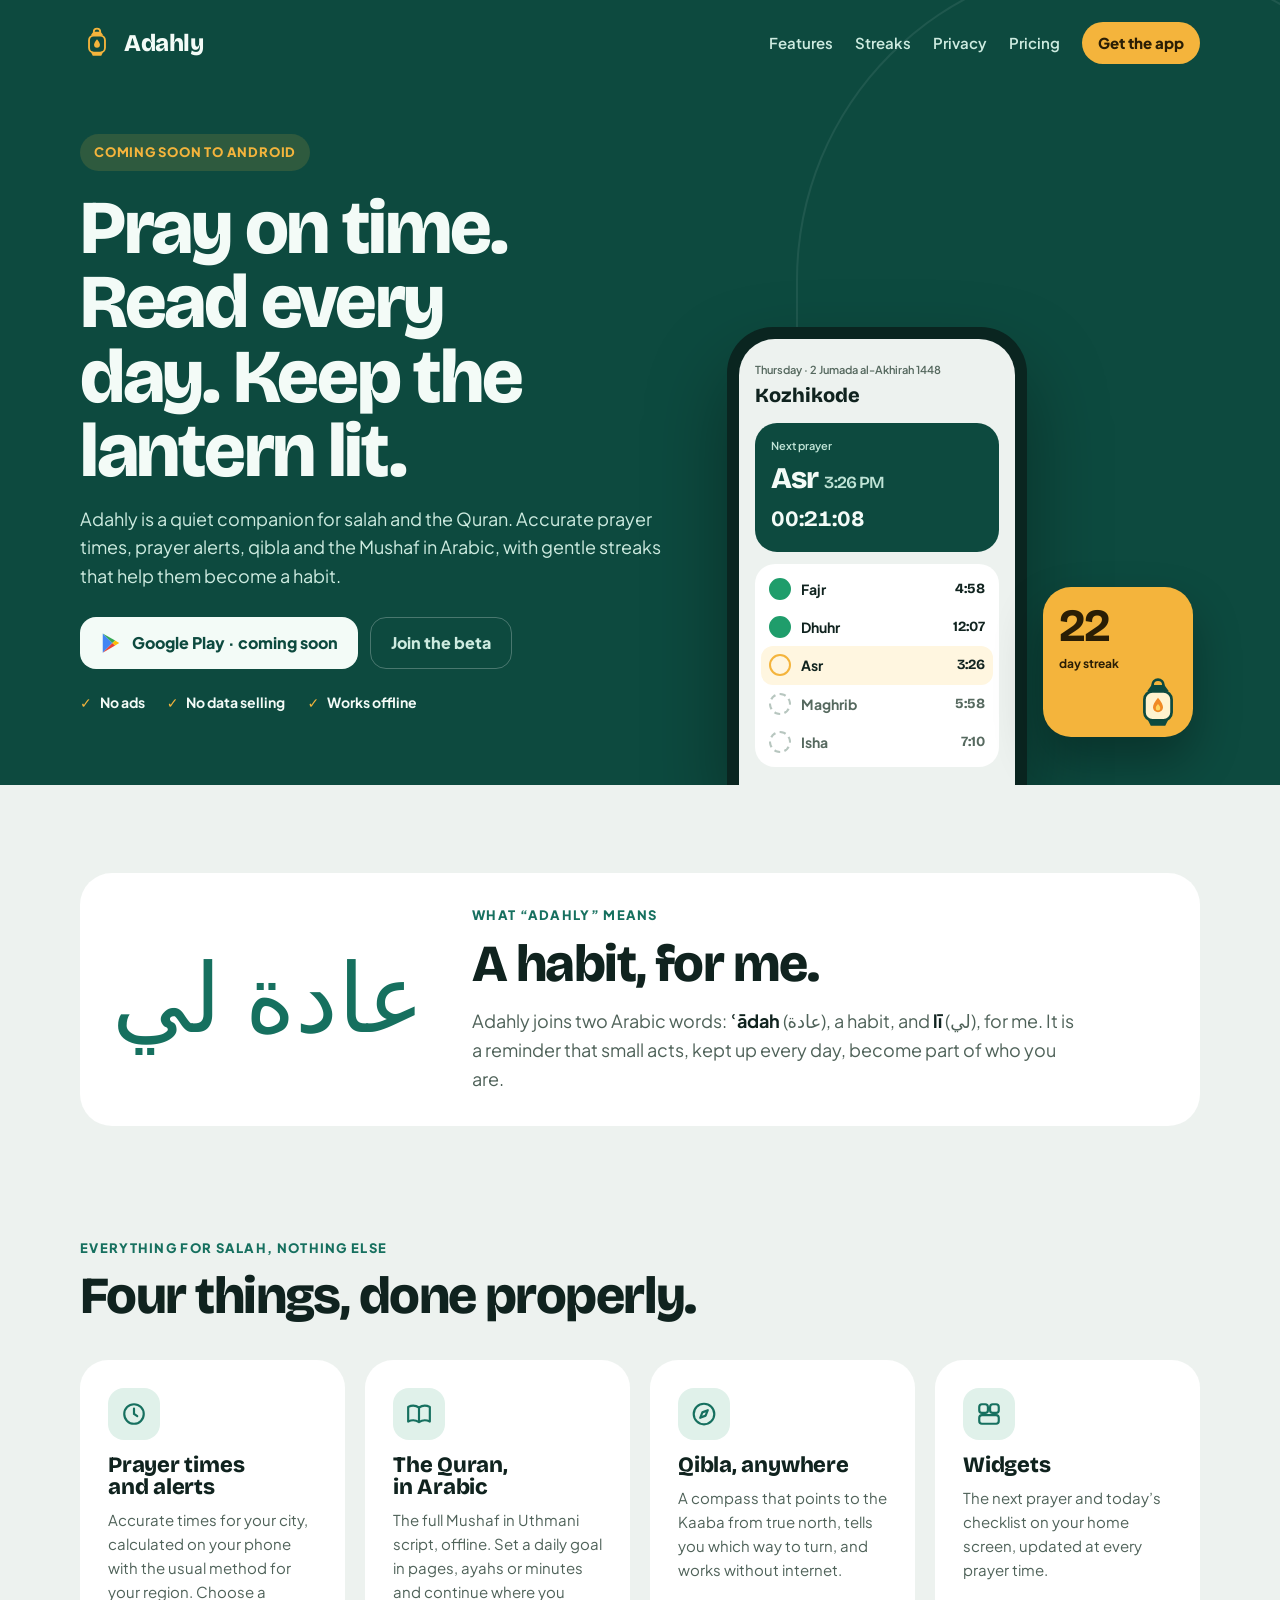
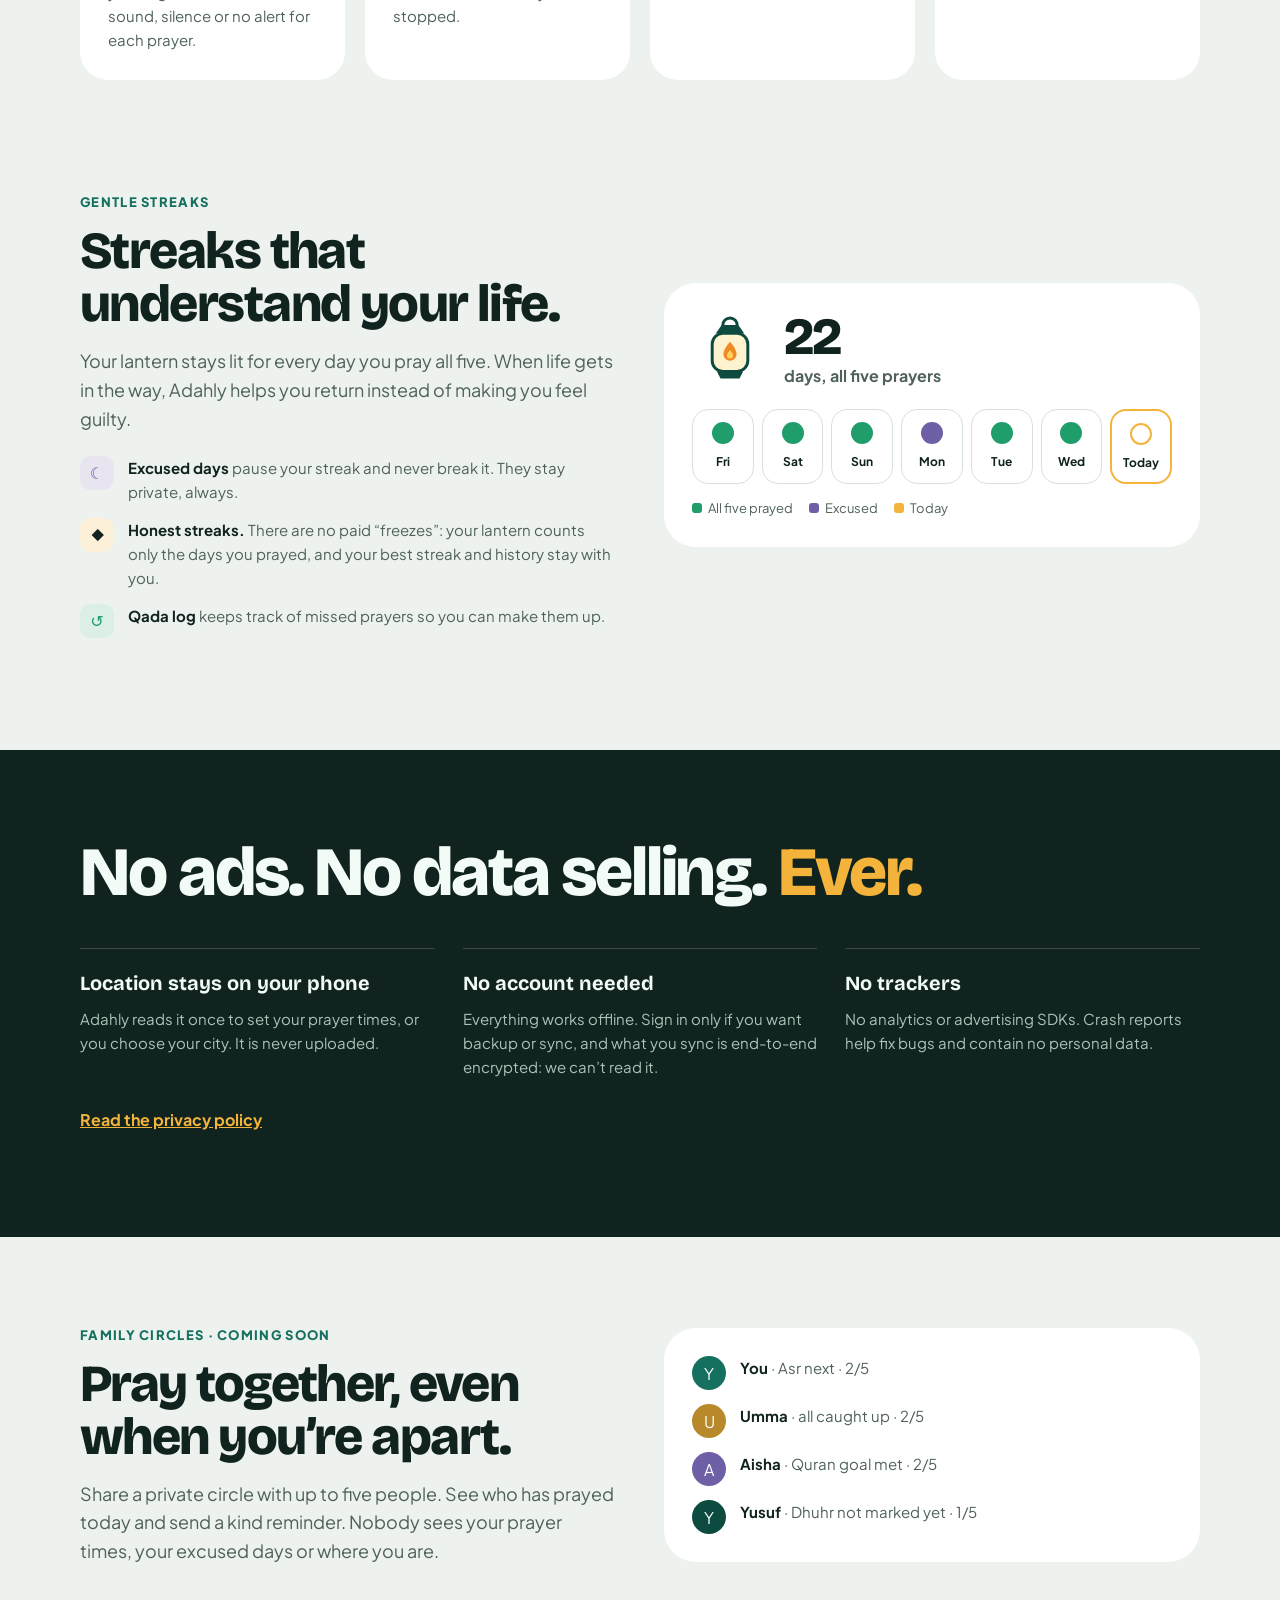
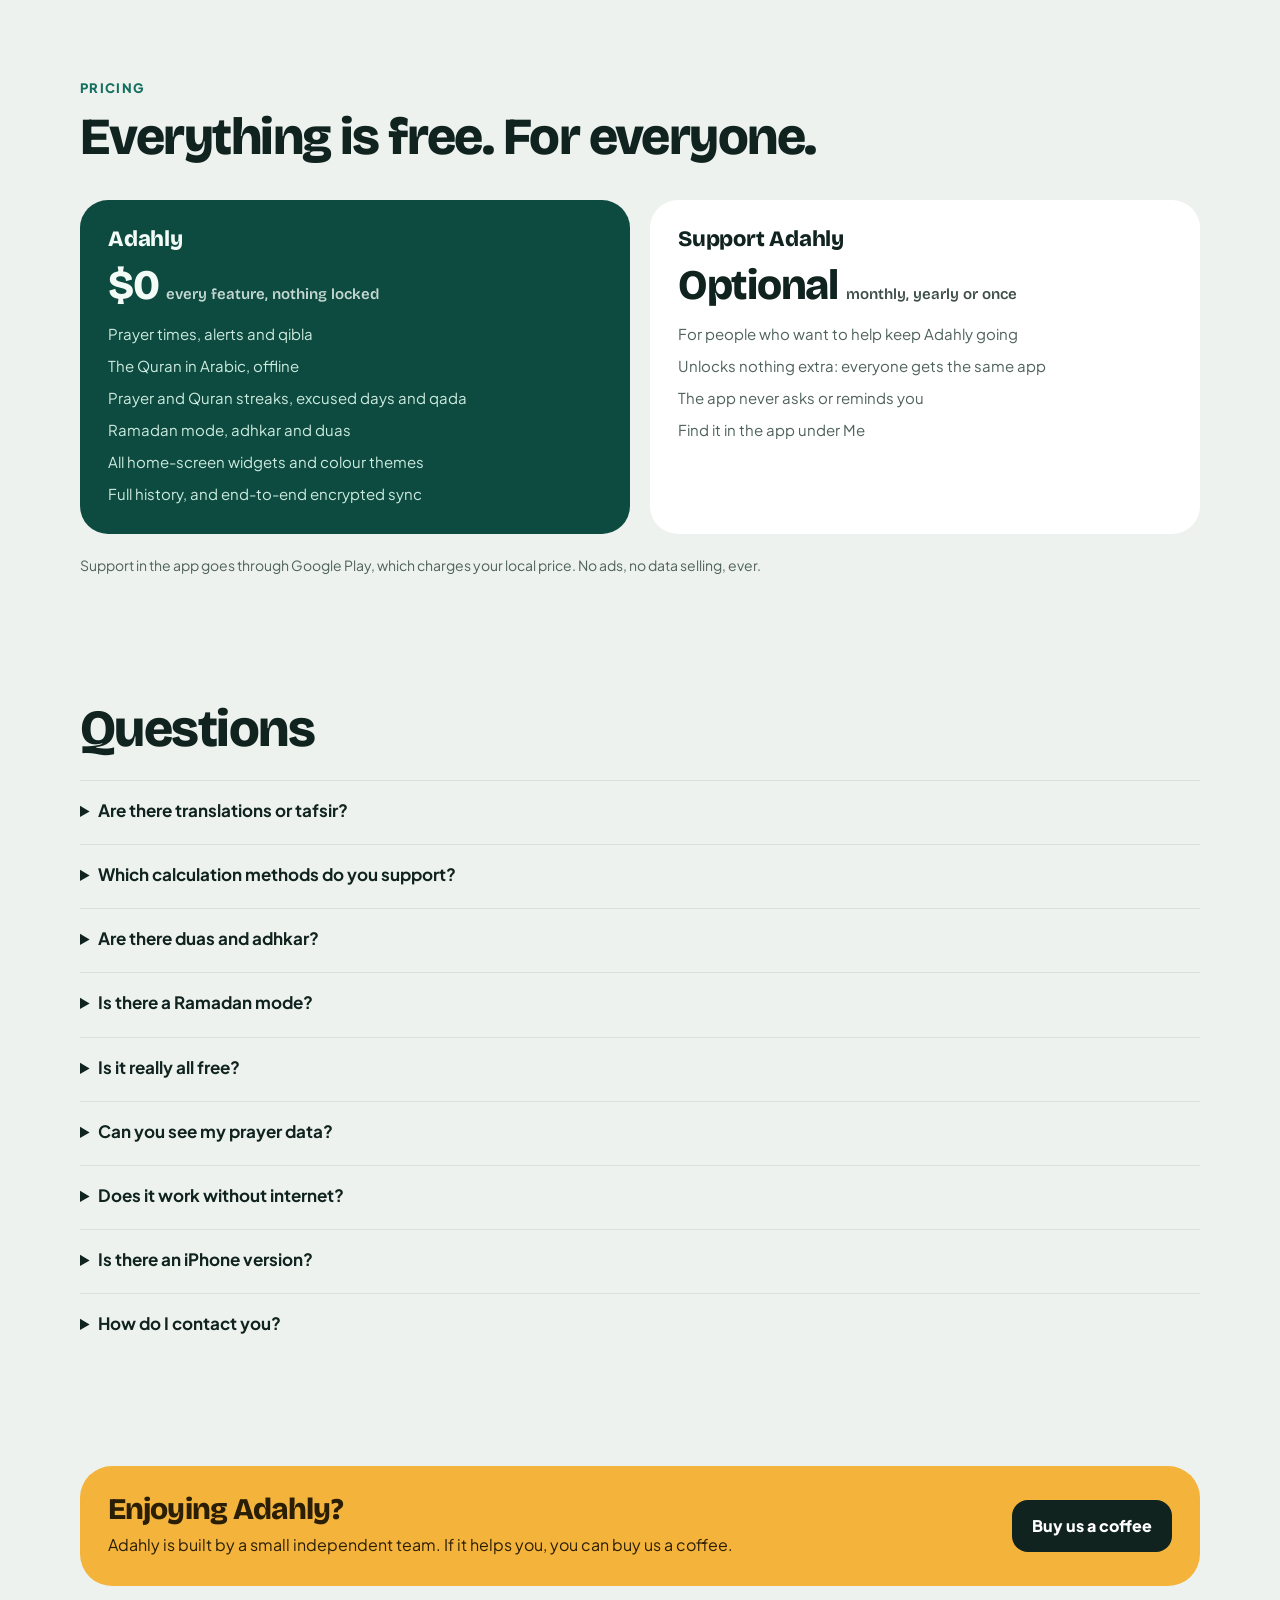
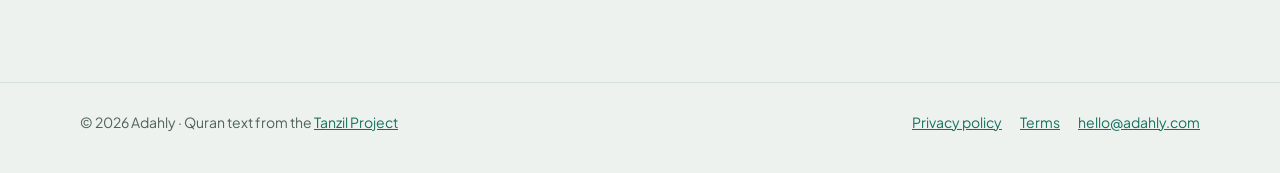
<file: index.html>
<!doctype html>
<html lang="en">
<head>
  <meta charset="utf-8">
  <meta http-equiv="Content-Security-Policy" content="default-src 'self'; img-src 'self' data:; style-src 'self' 'unsafe-inline'; font-src 'self'; script-src 'none'; object-src 'none'; base-uri 'self'; form-action 'none'">
  <meta name="viewport" content="width=device-width, initial-scale=1, viewport-fit=cover">
  <title>Adahly · Prayer and Quran habits</title>
  <meta name="description" content="Adahly is a quiet companion for salah and the Quran: accurate prayer times, prayer alerts, qibla and the Mushaf in Arabic, with gentle streaks. No ads. No data selling.">
  <meta name="theme-color" content="#0D4A3F">
  <meta property="og:site_name" content="Adahly">
  <meta property="og:title" content="Adahly · Prayer and Quran habits">
  <meta property="og:description" content="Prayer times, Quran and gentle streaks. Free, no ads, private, works offline.">
  <meta property="og:url" content="https://adahly.com/">
  <meta property="og:type" content="website">
  <meta property="og:image" content="https://adahly.com/og.jpg">
  <meta property="og:image:type" content="image/jpeg">
  <meta property="og:image:width" content="1200">
  <meta property="og:image:height" content="630">
  <meta property="og:image:alt" content="The Adahly lantern under an arch: prayer times, Quran and gentle streaks. Free, no ads, private.">
  <meta name="twitter:card" content="summary_large_image">
  <meta name="twitter:title" content="Adahly · Prayer and Quran habits">
  <meta name="twitter:description" content="Prayer times, Quran and gentle streaks. Free, no ads, private, works offline.">
  <meta name="twitter:image" content="https://adahly.com/og.jpg">
  <link rel="canonical" href="https://adahly.com/">
  <link rel="icon" href="favicon.svg" type="image/svg+xml">
  <link rel="stylesheet" href="styles.css">
</head>
<body>

<header class="hero">
  <div class="wrap">
    <nav class="nav" aria-label="Main">
      <a class="brand" href="/">
        <svg width="34" height="34" viewBox="0 0 64 64" aria-hidden="true"><path d="M26 11a6 6 0 0 1 12 0" fill="none" stroke="#F4B43C" stroke-width="3.5" stroke-linecap="round"/><path d="M20 18 25 11h14l5 7z" fill="#F4B43C"/><rect x="17" y="18" width="30" height="32" rx="9" fill="none" stroke="#F4B43C" stroke-width="3.5"/><path d="M32 25c4 4.5 5.5 8 5.5 10.5a5.5 5.5 0 0 1-11 0c0-2.5 1.5-6 5.5-10.5z" fill="#F4B43C"/><path d="M21 50h22l-3 6H24z" fill="#F4B43C"/></svg>
        Adahly
      </a>
      <div class="nav-links">
        <a href="#features">Features</a>
        <a href="#streaks">Streaks</a>
        <a href="#privacy">Privacy</a>
        <a href="#pricing">Pricing</a>
        <a class="pill" href="#get">Get the app</a>
      </div>
    </nav>

    <div class="hero-grid">
      <div class="hero-copy">
        <span class="badge">COMING SOON TO ANDROID</span>
        <h1>Pray on time. Read every day. Keep the lantern lit.</h1>
        <p class="lead">Adahly is a quiet companion for salah and the Quran. Accurate prayer times, prayer alerts, qibla and the Mushaf in Arabic, with gentle streaks that help them become a habit.</p>
        <div class="ctas" id="get">
          <span class="btn btn-light" aria-disabled="true">
            <svg width="22" height="22" viewBox="0 0 24 24" aria-hidden="true"><path fill="#4285F4" d="M3 1.5 13.5 12 3 22.5z"/><path fill="#34A853" d="M3 1.5 16.5 9.375 13.5 12z"/><path fill="#EA4335" d="M3 22.5 13.5 12l3 2.625z"/><path fill="#FBBC04" d="M16.5 9.375 21 12l-4.5 2.625L13.5 12z"/></svg>
            Google Play · coming soon
          </span>
          <a class="btn btn-ghost" href="mailto:hello@adahly.com?subject=Adahly%20beta">Join the beta</a>
        </div>
        <ul class="promises">
          <li>No ads</li>
          <li>No data selling</li>
          <li>Works offline</li>
        </ul>
      </div>

      <div class="phone-col" aria-hidden="true">
        <div class="phone">
          <div class="screen">
            <div><small>Thursday · 2 Jumada al-Akhirah 1448</small><div class="city">Kozhikode</div></div>
            <div class="next">
              <div class="label">Next prayer</div>
              <div class="name">Asr <span>3:26 PM</span></div>
              <div class="count">00:21:08</div>
            </div>
            <ul class="list">
              <li><i class="dot done"></i>Fajr<span class="t">4:58</span></li>
              <li><i class="dot done"></i>Dhuhr<span class="t">12:07</span></li>
              <li class="now"><i class="dot now"></i>Asr<span class="t">3:26</span></li>
              <li class="later"><i class="dot"></i>Maghrib<span class="t">5:58</span></li>
              <li class="later"><i class="dot"></i>Isha<span class="t">7:10</span></li>
            </ul>
          </div>
        </div>
        <div class="streak-tile">
          <b>22</b><span>day streak</span>
          <svg width="58" height="58" viewBox="0 0 64 64"><path d="M26 11a6 6 0 0 1 12 0" fill="none" stroke="#0D4A3F" stroke-width="3" stroke-linecap="round"/><path d="M20 18 25 11h14l5 7z" fill="#0D4A3F"/><rect x="17" y="18" width="30" height="32" rx="9" fill="#FFF3CF" stroke="#0D4A3F" stroke-width="3"/><path d="M32 25c4 4.5 5.5 8 5.5 10.5a5.5 5.5 0 0 1-11 0c0-2.5 1.5-6 5.5-10.5z" fill="#F08A24"/><path d="M32 32c1.8 2 2.5 3.4 2.5 4.6a2.5 2.5 0 0 1-5 0c0-1.2.7-2.6 2.5-4.6z" fill="#FFD45C"/><path d="M21 50h22l-3 6H24z" fill="#0D4A3F"/></svg>
        </div>
      </div>
    </div>
  </div>
</header>

<main>
  <section id="name" class="wrap" aria-labelledby="name-title">
    <div class="name-card">
      <p class="arabic" lang="ar" dir="rtl">عادة لي</p>
      <div>
        <p class="eyebrow">What “Adahly” means</p>
        <h2 id="name-title">A habit, for me.</h2>
        <p class="lead">Adahly joins two Arabic words: <strong>ʿādah</strong> (عادة), a habit, and <strong>lī</strong> (لي), for me. It is a reminder that small acts, kept up every day, become part of who you are.</p>
      </div>
    </div>
  </section>

  <section id="features" class="wrap">
    <p class="eyebrow">Everything for salah, nothing else</p>
    <h2>Four things, done properly.</h2>
    <div class="features">
      <article class="feature">
        <div class="icon"><svg width="26" height="26" viewBox="0 0 24 24" fill="none" stroke="currentColor" stroke-width="2" stroke-linecap="round" aria-hidden="true"><circle cx="12" cy="12" r="9"/><path d="M12 7v5l3 2"/></svg></div>
        <h3>Prayer times and alerts</h3>
        <p>Accurate times for your city, calculated on your phone with the usual method for your region. Choose a sound, silence or no alert for each prayer.</p>
      </article>
      <article class="feature">
        <div class="icon"><svg width="26" height="26" viewBox="0 0 24 24" fill="none" stroke="currentColor" stroke-width="2" stroke-linejoin="round" aria-hidden="true"><path d="M2 5.5C5 4 9 4 12 6c3-2 7-2 10-.5V19c-3-1.5-7-1.5-10 .5-3-2-7-2-10-.5z"/><path d="M12 6v13.5"/></svg></div>
        <h3>The Quran, in Arabic</h3>
        <p>The full Mushaf in Uthmani script, offline. Set a daily goal in pages, ayahs or minutes and continue where you stopped.</p>
      </article>
      <article class="feature">
        <div class="icon"><svg width="26" height="26" viewBox="0 0 24 24" fill="none" stroke="currentColor" stroke-width="2" stroke-linejoin="round" aria-hidden="true"><circle cx="12" cy="12" r="9.5"/><path d="m15.5 8.5-2 5-5 2 2-5z"/></svg></div>
        <h3>Qibla, anywhere</h3>
        <p>A compass that points to the Kaaba from true north, tells you which way to turn, and works without internet.</p>
      </article>
      <article class="feature">
        <div class="icon"><svg width="26" height="26" viewBox="0 0 24 24" fill="none" stroke="currentColor" stroke-width="2" aria-hidden="true"><rect x="3" y="3" width="8" height="8" rx="2.5"/><rect x="13" y="3" width="8" height="8" rx="2.5"/><rect x="3" y="13" width="18" height="8" rx="2.5"/></svg></div>
        <h3>Widgets</h3>
        <p>The next prayer and today’s checklist on your home screen, updated at every prayer time.</p>
      </article>
    </div>
  </section>

  <section id="streaks" class="wrap">
    <div class="split">
      <div>
        <p class="eyebrow">Gentle streaks</p>
        <h2>Streaks that understand your life.</h2>
        <p class="lead">Your lantern stays lit for every day you pray all five. When life gets in the way, Adahly helps you return instead of making you feel guilty.</p>
        <ul class="points">
          <li><span class="chip" style="background:color-mix(in srgb,var(--excused) 16%,var(--card));color:var(--excused)">☾</span><span><b>Excused days</b> pause your streak and never break it. They stay private, always.</span></li>
          <li><span class="chip" style="background:color-mix(in srgb,var(--saffron) 20%,var(--card));color:var(--ink)">◆</span><span><b>Honest streaks.</b> There are no paid “freezes”: your lantern counts only the days you prayed, and your best streak and history stay with you.</span></li>
          <li><span class="chip" style="background:color-mix(in srgb,var(--prayed) 16%,var(--card));color:var(--prayed)">↺</span><span><b>Qada log</b> keeps track of missed prayers so you can make them up.</span></li>
        </ul>
      </div>
      <div class="panel" aria-label="Example week: five days complete, one excused">
        <div style="display:flex;align-items:center;gap:16px">
          <svg width="76" height="76" viewBox="0 0 64 64" aria-hidden="true"><path d="M26 11a6 6 0 0 1 12 0" fill="none" stroke="#0D4A3F" stroke-width="2.5" stroke-linecap="round"/><path d="M20 18 25 11h14l5 7z" fill="#0D4A3F"/><rect x="17" y="18" width="30" height="32" rx="9" fill="#FFF3CF" stroke="#0D4A3F" stroke-width="2.5"/><path d="M32 25c4 4.5 5.5 8 5.5 10.5a5.5 5.5 0 0 1-11 0c0-2.5 1.5-6 5.5-10.5z" fill="#F08A24"/><path d="M32 32c1.8 2 2.5 3.4 2.5 4.6a2.5 2.5 0 0 1-5 0c0-1.2.7-2.6 2.5-4.6z" fill="#FFD45C"/><path d="M21 50h22l-3 6H24z" fill="#0D4A3F"/></svg>
          <div><div style="font-family:var(--display);font-size:52px;font-weight:800;line-height:1;letter-spacing:-.04em">22</div><div style="font-weight:700;color:var(--ink-muted)">days, all five prayers</div></div>
        </div>
        <div class="week">
          <div class="day"><i style="background:var(--prayed)"></i>Fri</div>
          <div class="day"><i style="background:var(--prayed)"></i>Sat</div>
          <div class="day"><i style="background:var(--prayed)"></i>Sun</div>
          <div class="day"><i style="background:var(--excused)"></i>Mon</div>
          <div class="day"><i style="background:var(--prayed)"></i>Tue</div>
          <div class="day"><i style="background:var(--prayed)"></i>Wed</div>
          <div class="day" style="border:2px solid var(--saffron)"><i style="border:2px solid var(--saffron)"></i>Today</div>
        </div>
        <div class="legend">
          <span style="--c:var(--prayed)">All five prayed</span>
          <span style="--c:var(--excused)">Excused</span>
          <span style="--c:var(--saffron)">Today</span>
        </div>
      </div>
    </div>
  </section>

  <div class="band" id="privacy">
    <div class="wrap">
      <h2>No ads. No data selling. <em>Ever.</em></h2>
      <div class="band-grid">
        <div><b>Location stays on your phone</b><p>Adahly reads it once to set your prayer times, or you choose your city. It is never uploaded.</p></div>
        <div><b>No account needed</b><p>Everything works offline. Sign in only if you want backup or sync, and what you sync is end-to-end encrypted: we can’t read it.</p></div>
        <div><b>No trackers</b><p>No analytics or advertising SDKs. Crash reports help fix bugs and contain no personal data.</p></div>
      </div>
      <p style="margin-top:28px"><a href="privacy.html" style="color:var(--saffron);font-weight:700">Read the privacy policy</a></p>
    </div>
  </div>

  <section id="family" class="wrap">
    <div class="split">
      <div>
        <p class="eyebrow">Family circles · coming soon</p>
        <h2>Pray together, even when you’re apart.</h2>
        <p class="lead">Share a private circle with up to five people. See who has prayed today and send a kind reminder. Nobody sees your prayer times, your excused days or where you are.</p>
      </div>
      <div class="panel" aria-label="Example family circle">
        <ul class="points" style="margin:0">
          <li><span class="chip" style="background:var(--emerald-accent);color:#fff;border-radius:50%">Y</span><span><b>You</b> · Asr next · 2/5</span></li>
          <li><span class="chip" style="background:#b8892b;color:#fff;border-radius:50%">U</span><span><b>Umma</b> · all caught up · 2/5</span></li>
          <li><span class="chip" style="background:var(--excused);color:#fff;border-radius:50%">A</span><span><b>Aisha</b> · Quran goal met · 2/5</span></li>
          <li><span class="chip" style="background:var(--emerald);color:#fff;border-radius:50%">Y</span><span><b>Yusuf</b> · Dhuhr not marked yet · 1/5</span></li>
        </ul>
      </div>
    </div>
  </section>

  <section id="pricing" class="wrap">
    <p class="eyebrow">Pricing</p>
    <h2>Everything is free. For everyone.</h2>
    <div class="prices">
      <div class="price featured">
        <h3>Adahly</h3>
        <div class="amount">$0 <small>every feature, nothing locked</small></div>
        <ul><li>Prayer times, alerts and qibla</li><li>The Quran in Arabic, offline</li><li>Prayer and Quran streaks, excused days and qada</li><li>Ramadan mode, adhkar and duas</li><li>All home-screen widgets and colour themes</li><li>Full history, and end-to-end encrypted sync</li></ul>
      </div>
      <div class="price">
        <h3>Support Adahly</h3>
        <div class="amount">Optional <small>monthly, yearly or once</small></div>
        <ul><li>For people who want to help keep Adahly going</li><li>Unlocks nothing extra: everyone gets the same app</li><li>The app never asks or reminds you</li><li>Find it in the app under Me</li></ul>
      </div>
    </div>
    <p class="fine">Support in the app goes through Google Play, which charges your local price. No ads, no data selling, ever.</p>
  </section>

  <section id="faq" class="wrap">
    <h2>Questions</h2>
    <div class="faq">
      <details><summary>Are there translations or tafsir?</summary><p>No. Adahly shows the Quran in Arabic only, exactly as published by the Tanzil Project, with no translations or interpretations added.</p></details>
      <details><summary>Which calculation methods do you support?</summary><p>Adahly picks the usual method for your region, such as Muslim World League, ISNA, Umm al-Qura or Karachi. You can change it, and choose the Hanafi or standard Asr time.</p></details>
      <details><summary>Are there duas and adhkar?</summary><p>Yes, free and in Arabic: morning and evening adhkar with a tap-to-count reader, the adhkar after every prayer, duas for daily moments such as sleep, travel, the washroom, worry and forgiveness, and a tasbih counter. Each comes with its hadith reference, and Quranic passages are shown exactly as in the Mushaf.</p></details>
      <details><summary>Is there a Ramadan mode?</summary><p>Yes, and it’s free. It turns on by itself in Ramadan with suhoor and iftar times, a suhoor reminder and an iftar alert, a fasting tracker that keeps count of fasts to make up, taraweeh marks, the odd nights of the last ten, and a daily goal to finish the Quran by Eid.</p></details>
      <details><summary>Is it really all free?</summary><p>Yes. Every feature is free for everyone, with nothing locked and no ads. If Adahly helps you, you can support it from the Me screen, monthly, yearly or once. It doesn’t unlock anything, and the app will never ask.</p></details>
      <details><summary>Can you see my prayer data?</summary><p>No. If you sign in to back up and sync, everything is encrypted on your phone before it leaves it, with a key kept in your Google account’s end-to-end encrypted backup. Our servers hold only data we can’t read.</p></details>
      <details><summary>Does it work without internet?</summary><p>Yes. Prayer times, alerts, qibla, the Quran and your streaks all work offline.</p></details>
      <details><summary>Is there an iPhone version?</summary><p>Not yet. Adahly is launching on Android first.</p></details>
      <details><summary>How do I contact you?</summary><p>Email <a href="mailto:hello@adahly.com">hello@adahly.com</a>. We read every message.</p></details>
    </div>
  </section>

  <section id="support" class="wrap">
    <div class="panel" style="background:var(--saffron);color:var(--on-saffron);display:flex;flex-wrap:wrap;gap:16px 32px;align-items:center;justify-content:space-between">
      <div style="min-width:0;flex:1 1 320px">
        <h2 style="font-size:30px">Enjoying Adahly?</h2>
        <p style="margin:8px 0 0">Adahly is built by a small independent team. If it helps you, you can buy us a coffee.</p>
      </div>
      <a class="btn" style="background:#10231F;color:#fff" href="https://buymeacoffee.com/msahalkc" rel="noopener">Buy us a coffee</a>
    </div>
  </section>
</main>

<footer>
  <div class="wrap">
    <span>© 2026 Adahly · Quran text from the <a href="https://tanzil.net">Tanzil Project</a></span>
    <nav aria-label="Legal">
      <a href="privacy.html">Privacy policy</a>
      <a href="terms.html">Terms</a>
      <a href="mailto:hello@adahly.com">hello@adahly.com</a>
    </nav>
  </div>
</footer>
</body>
</html>
</file>
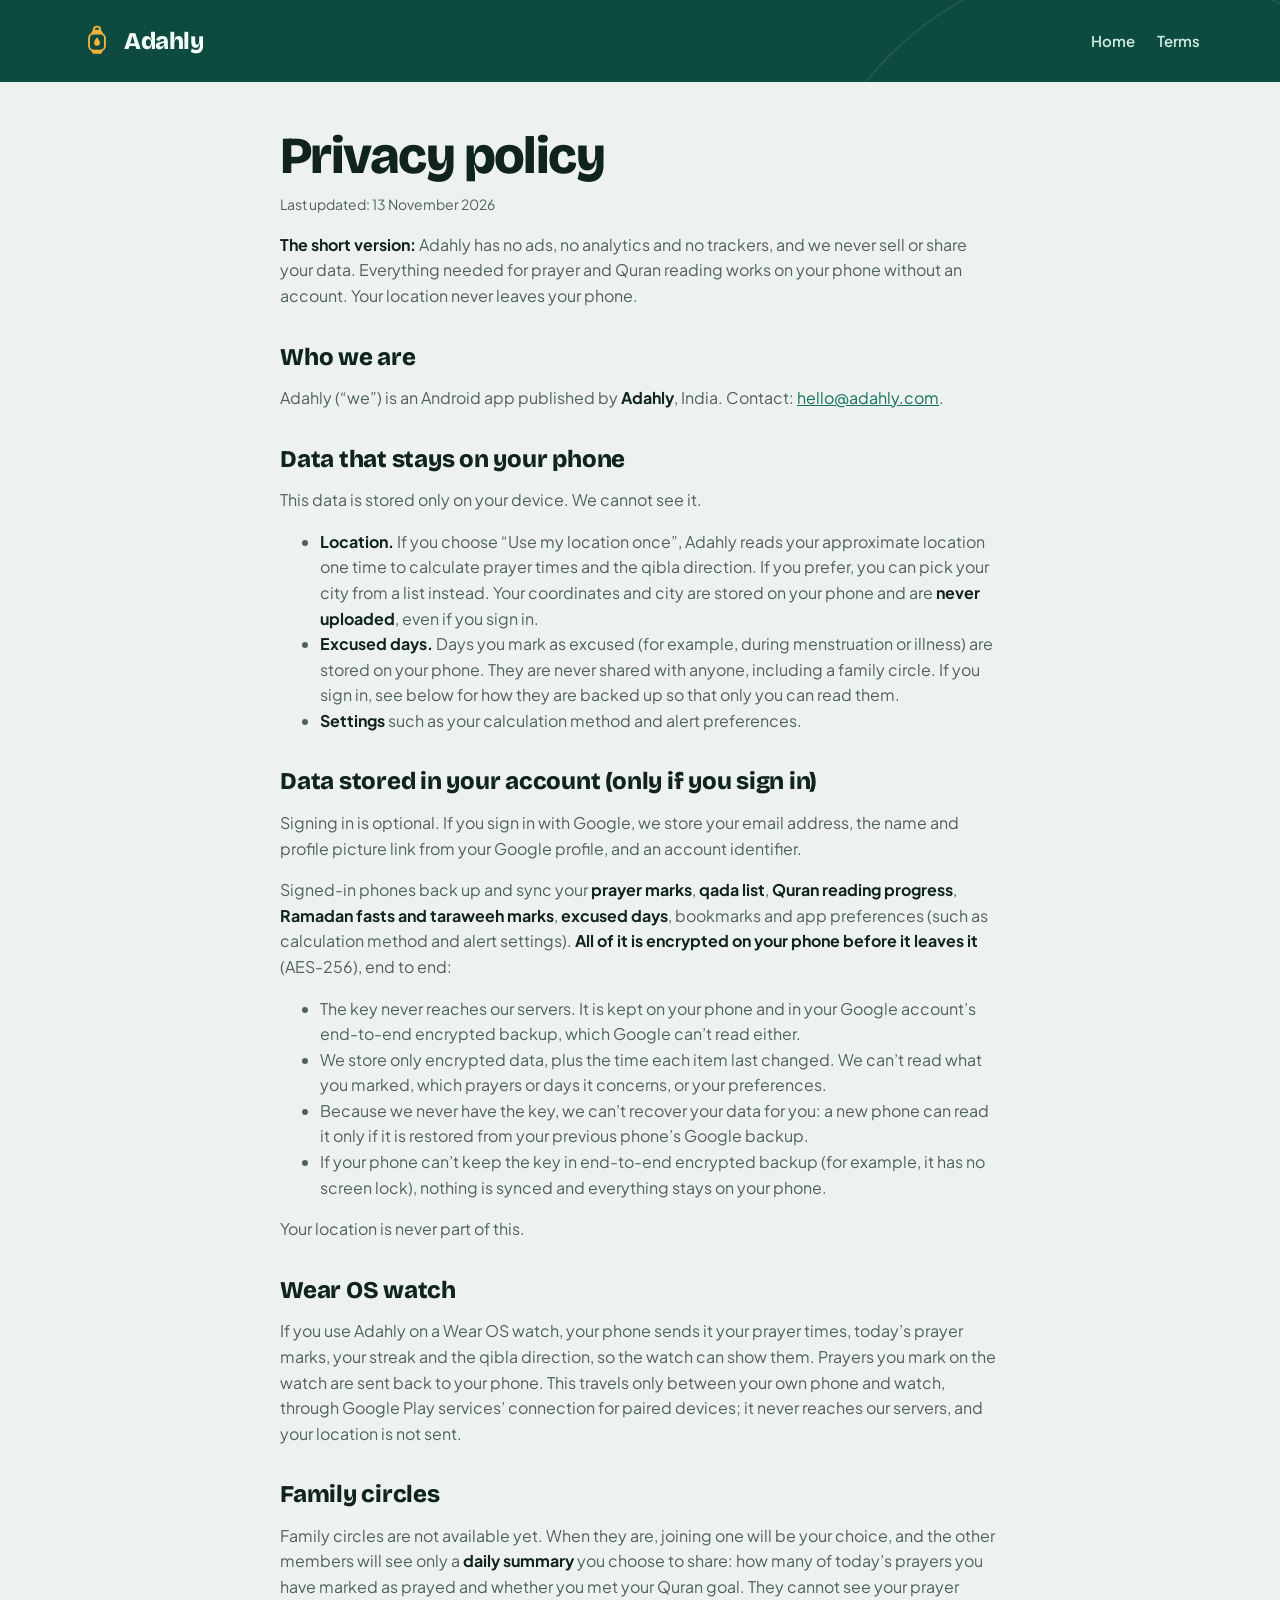
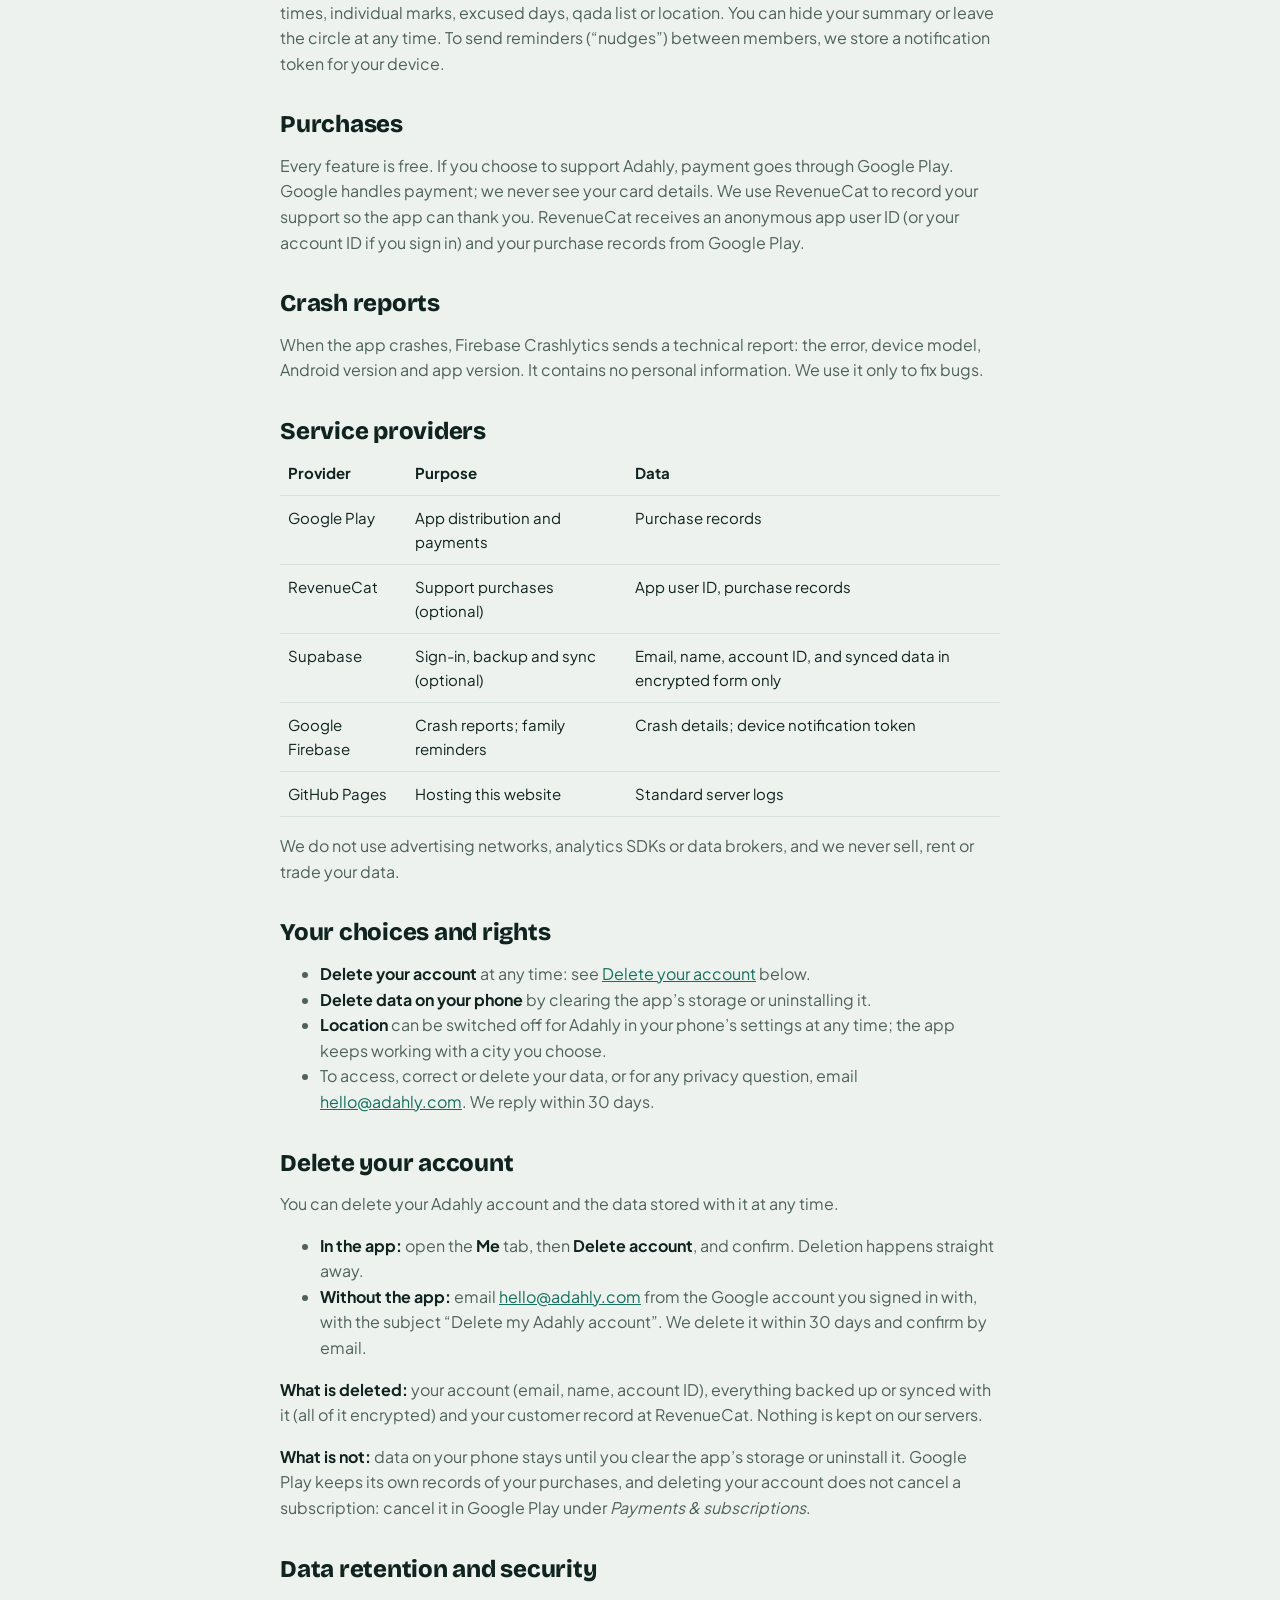
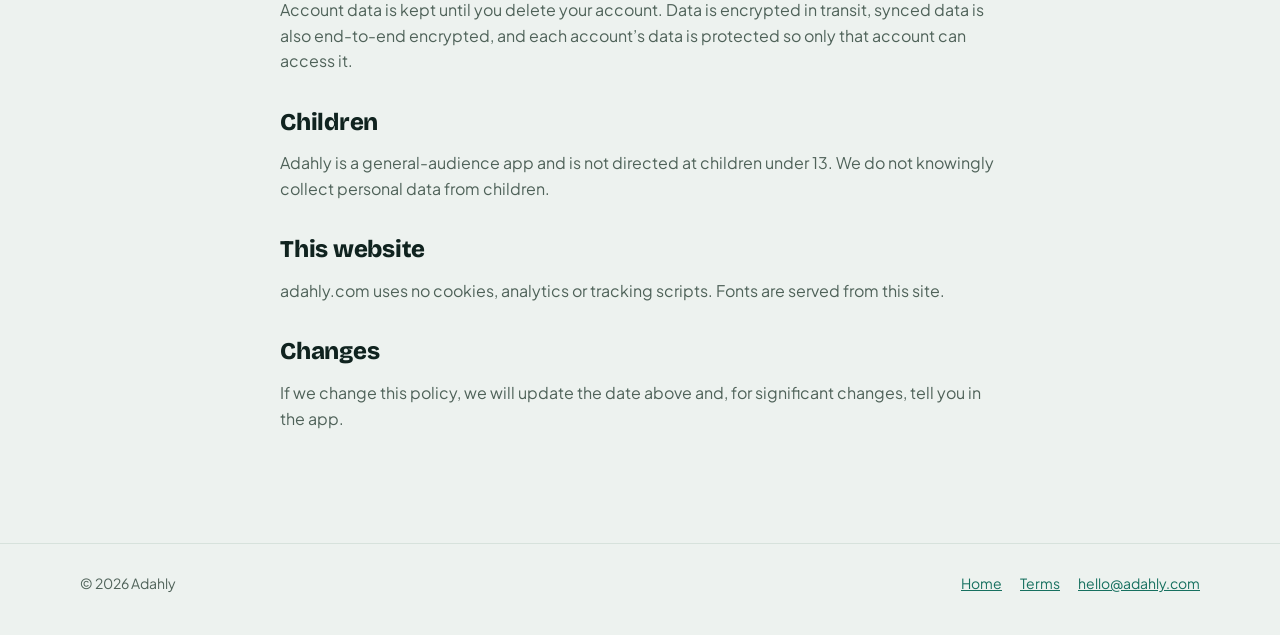
<file: privacy.html>
<!doctype html>
<html lang="en">
<head>
  <meta charset="utf-8">
  <meta http-equiv="Content-Security-Policy" content="default-src 'self'; img-src 'self' data:; style-src 'self' 'unsafe-inline'; font-src 'self'; script-src 'none'; object-src 'none'; base-uri 'self'; form-action 'none'">
  <meta name="viewport" content="width=device-width, initial-scale=1, viewport-fit=cover">
  <title>Privacy policy · Adahly</title>
  <meta name="description" content="How the Adahly app handles your data: no ads, no tracking, no data selling.">
  <meta name="theme-color" content="#0D4A3F">
  <meta property="og:site_name" content="Adahly">
  <meta property="og:title" content="Privacy policy · Adahly">
  <meta property="og:description" content="How the Adahly app handles your data: no ads, no tracking, no data selling.">
  <meta property="og:url" content="https://adahly.com/privacy.html">
  <meta property="og:type" content="website">
  <meta property="og:image" content="https://adahly.com/og.jpg">
  <meta property="og:image:type" content="image/jpeg">
  <meta property="og:image:width" content="1200">
  <meta property="og:image:height" content="630">
  <meta property="og:image:alt" content="The Adahly lantern under an arch: prayer times, Quran and gentle streaks. Free, no ads, private.">
  <meta name="twitter:card" content="summary_large_image">
  <meta name="twitter:title" content="Privacy policy · Adahly">
  <meta name="twitter:description" content="How the Adahly app handles your data: no ads, no tracking, no data selling.">
  <meta name="twitter:image" content="https://adahly.com/og.jpg">
  <link rel="canonical" href="https://adahly.com/privacy.html">
  <link rel="icon" href="favicon.svg" type="image/svg+xml">
  <link rel="stylesheet" href="styles.css">
</head>
<body>
<header class="hero doc-header">
  <div class="wrap">
    <nav class="nav" aria-label="Main">
      <a class="brand" href="/">
        <svg width="34" height="34" viewBox="0 0 64 64" aria-hidden="true"><path d="M26 11a6 6 0 0 1 12 0" fill="none" stroke="#F4B43C" stroke-width="3.5" stroke-linecap="round"/><path d="M20 18 25 11h14l5 7z" fill="#F4B43C"/><rect x="17" y="18" width="30" height="32" rx="9" fill="none" stroke="#F4B43C" stroke-width="3.5"/><path d="M32 25c4 4.5 5.5 8 5.5 10.5a5.5 5.5 0 0 1-11 0c0-2.5 1.5-6 5.5-10.5z" fill="#F4B43C"/><path d="M21 50h22l-3 6H24z" fill="#F4B43C"/></svg>
        Adahly
      </a>
      <div class="nav-links"><a href="/">Home</a><a href="terms.html">Terms</a></div>
    </nav>
  </div>
</header>

<main class="doc">
  <h1>Privacy policy</h1>
  <p class="updated">Last updated: 13 November 2026</p>

  <p><strong>The short version:</strong> Adahly has no ads, no analytics and no trackers, and we never sell or share your data. Everything needed for prayer and Quran reading works on your phone without an account. Your location never leaves your phone.</p>

  <h2>Who we are</h2>
  <p>Adahly (“we”) is an Android app published by <strong>Adahly</strong>, India. Contact: <a href="mailto:hello@adahly.com">hello@adahly.com</a>.</p>

  <h2>Data that stays on your phone</h2>
  <p>This data is stored only on your device. We cannot see it.</p>
  <ul>
    <li><strong>Location.</strong> If you choose “Use my location once”, Adahly reads your approximate location one time to calculate prayer times and the qibla direction. If you prefer, you can pick your city from a list instead. Your coordinates and city are stored on your phone and are <strong>never uploaded</strong>, even if you sign in.</li>
    <li><strong>Excused days.</strong> Days you mark as excused (for example, during menstruation or illness) are stored on your phone. They are never shared with anyone, including a family circle. If you sign in, see below for how they are backed up so that only you can read them.</li>
    <li><strong>Settings</strong> such as your calculation method and alert preferences.</li>
  </ul>

  <h2>Data stored in your account (only if you sign in)</h2>
  <p>Signing in is optional. If you sign in with Google, we store your email address, the name and profile picture link from your Google profile, and an account identifier.</p>
  <p>Signed-in phones back up and sync your <strong>prayer marks</strong>, <strong>qada list</strong>, <strong>Quran reading progress</strong>, <strong>Ramadan fasts and taraweeh marks</strong>, <strong>excused days</strong>, bookmarks and app preferences (such as calculation method and alert settings). <strong>All of it is encrypted on your phone before it leaves it</strong> (AES-256), end to end:</p>
  <ul>
    <li>The key never reaches our servers. It is kept on your phone and in your Google account’s end-to-end encrypted backup, which Google can’t read either.</li>
    <li>We store only encrypted data, plus the time each item last changed. We can’t read what you marked, which prayers or days it concerns, or your preferences.</li>
    <li>Because we never have the key, we can’t recover your data for you: a new phone can read it only if it is restored from your previous phone’s Google backup.</li>
    <li>If your phone can’t keep the key in end-to-end encrypted backup (for example, it has no screen lock), nothing is synced and everything stays on your phone.</li>
  </ul>
  <p>Your location is never part of this.</p>

  <h2>Wear OS watch</h2>
  <p>If you use Adahly on a Wear OS watch, your phone sends it your prayer times, today’s prayer marks, your streak and the qibla direction, so the watch can show them. Prayers you mark on the watch are sent back to your phone. This travels only between your own phone and watch, through Google Play services’ connection for paired devices; it never reaches our servers, and your location is not sent.</p>

  <h2>Family circles</h2>
  <p>Family circles are not available yet. When they are, joining one will be your choice, and the other members will see only a <strong>daily summary</strong> you choose to share: how many of today’s prayers you have marked as prayed and whether you met your Quran goal. They cannot see your prayer times, individual marks, excused days, qada list or location. You can hide your summary or leave the circle at any time. To send reminders (“nudges”) between members, we store a notification token for your device.</p>

  <h2>Purchases</h2>
  <p>Every feature is free. If you choose to support Adahly, payment goes through Google Play. Google handles payment; we never see your card details. We use RevenueCat to record your support so the app can thank you. RevenueCat receives an anonymous app user ID (or your account ID if you sign in) and your purchase records from Google Play.</p>

  <h2>Crash reports</h2>
  <p>When the app crashes, Firebase Crashlytics sends a technical report: the error, device model, Android version and app version. It contains no personal information. We use it only to fix bugs.</p>

  <h2>Service providers</h2>
  <div class="table-scroll">
    <table>
      <thead><tr><th>Provider</th><th>Purpose</th><th>Data</th></tr></thead>
      <tbody>
        <tr><td>Google Play</td><td>App distribution and payments</td><td>Purchase records</td></tr>
        <tr><td>RevenueCat</td><td>Support purchases (optional)</td><td>App user ID, purchase records</td></tr>
        <tr><td>Supabase</td><td>Sign-in, backup and sync (optional)</td><td>Email, name, account ID, and synced data in encrypted form only</td></tr>
        <tr><td>Google Firebase</td><td>Crash reports; family reminders</td><td>Crash details; device notification token</td></tr>
        <tr><td>GitHub Pages</td><td>Hosting this website</td><td>Standard server logs</td></tr>
      </tbody>
    </table>
  </div>
  <p>We do not use advertising networks, analytics SDKs or data brokers, and we never sell, rent or trade your data.</p>

  <h2>Your choices and rights</h2>
  <ul>
    <li><strong>Delete your account</strong> at any time: see <a href="#delete-account">Delete your account</a> below.</li>
    <li><strong>Delete data on your phone</strong> by clearing the app’s storage or uninstalling it.</li>
    <li><strong>Location</strong> can be switched off for Adahly in your phone’s settings at any time; the app keeps working with a city you choose.</li>
    <li>To access, correct or delete your data, or for any privacy question, email <a href="mailto:hello@adahly.com">hello@adahly.com</a>. We reply within 30 days.</li>
  </ul>

  <h2 id="delete-account">Delete your account</h2>
  <p>You can delete your Adahly account and the data stored with it at any time.</p>
  <ul>
    <li><strong>In the app:</strong> open the <strong>Me</strong> tab, then <strong>Delete account</strong>, and confirm. Deletion happens straight away.</li>
    <li><strong>Without the app:</strong> email <a href="mailto:hello@adahly.com?subject=Delete%20my%20Adahly%20account">hello@adahly.com</a> from the Google account you signed in with, with the subject “Delete my Adahly account”. We delete it within 30 days and confirm by email.</li>
  </ul>
  <p><strong>What is deleted:</strong> your account (email, name, account ID), everything backed up or synced with it (all of it encrypted) and your customer record at RevenueCat. Nothing is kept on our servers.</p>
  <p><strong>What is not:</strong> data on your phone stays until you clear the app’s storage or uninstall it. Google Play keeps its own records of your purchases, and deleting your account does not cancel a subscription: cancel it in Google Play under <em>Payments &amp; subscriptions</em>.</p>

  <h2>Data retention and security</h2>
  <p>Account data is kept until you delete your account. Data is encrypted in transit, synced data is also end-to-end encrypted, and each account’s data is protected so only that account can access it.</p>

  <h2>Children</h2>
  <p>Adahly is a general-audience app and is not directed at children under 13. We do not knowingly collect personal data from children.</p>

  <h2>This website</h2>
  <p>adahly.com uses no cookies, analytics or tracking scripts. Fonts are served from this site.</p>

  <h2>Changes</h2>
  <p>If we change this policy, we will update the date above and, for significant changes, tell you in the app.</p>
</main>

<footer>
  <div class="wrap">
    <span>© 2026 Adahly</span>
    <nav aria-label="Legal"><a href="/">Home</a><a href="terms.html">Terms</a><a href="mailto:hello@adahly.com">hello@adahly.com</a></nav>
  </div>
</footer>
</body>
</html>
</file>
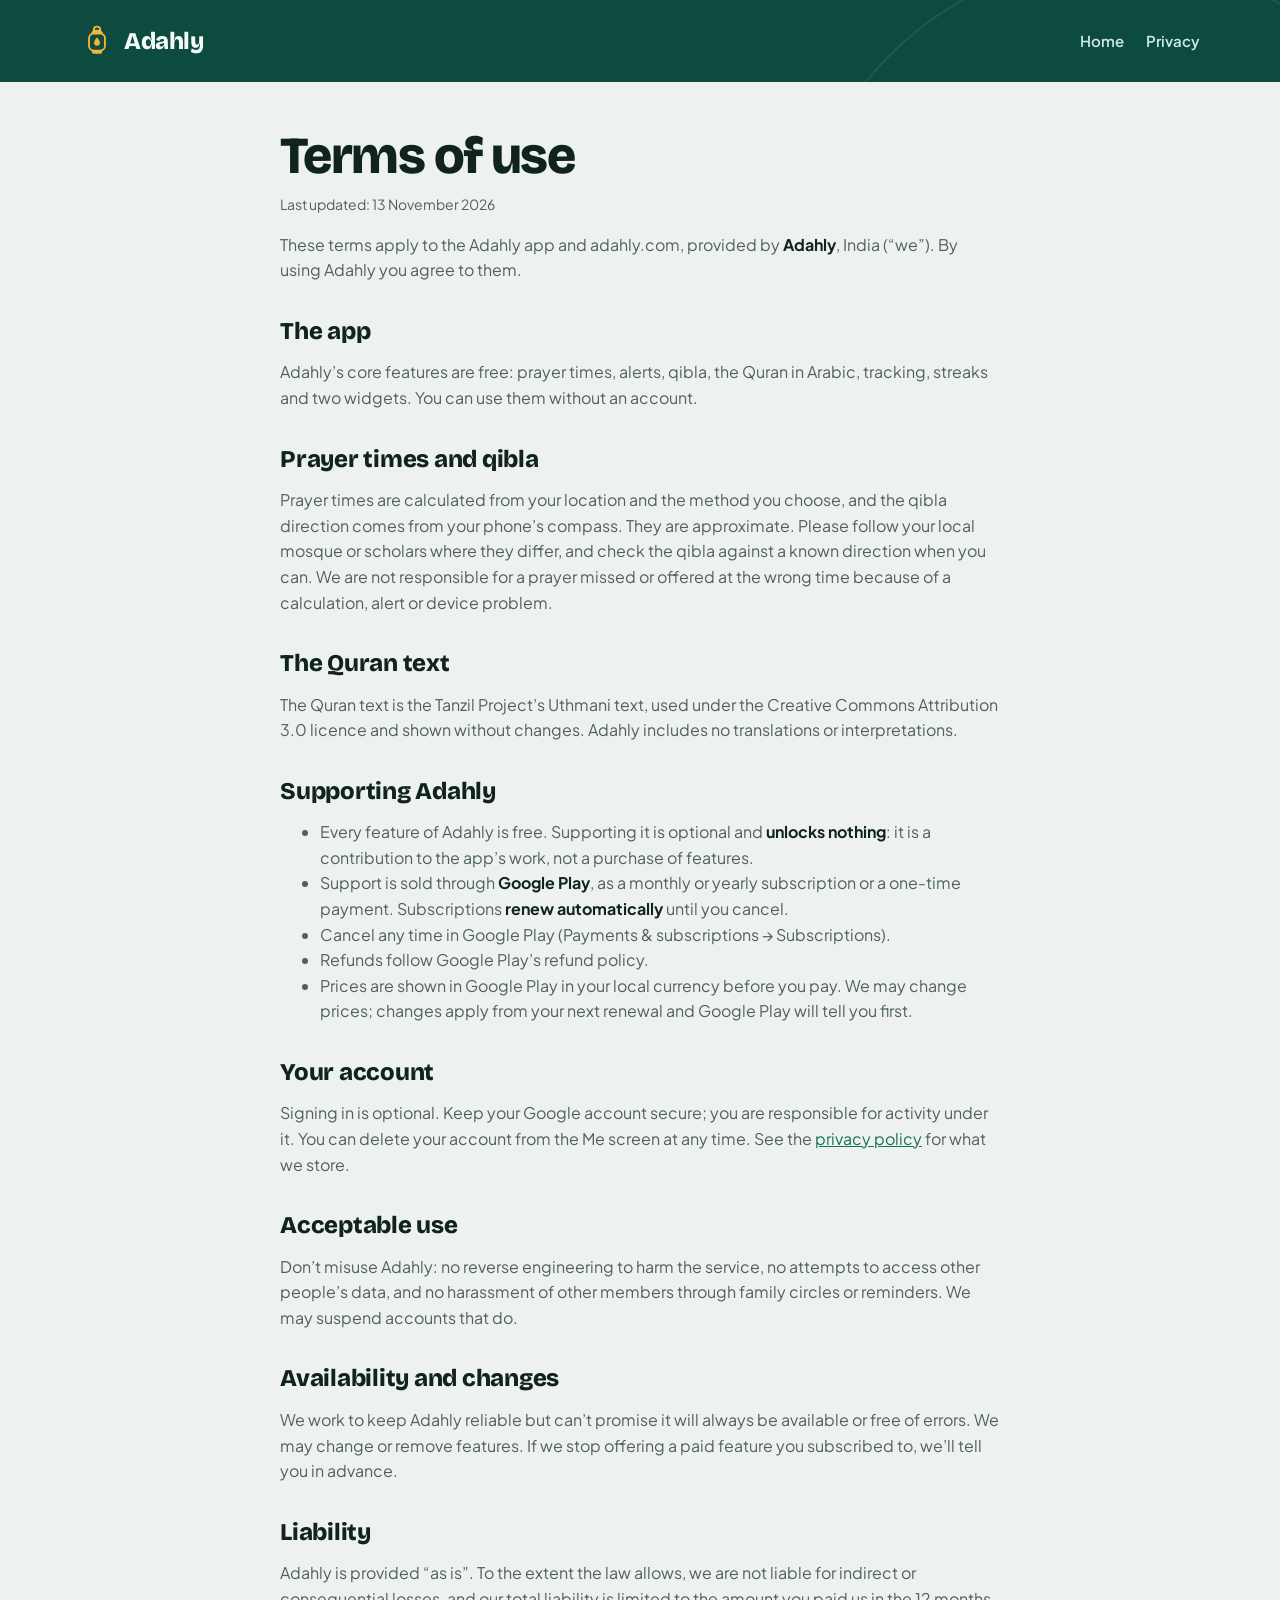
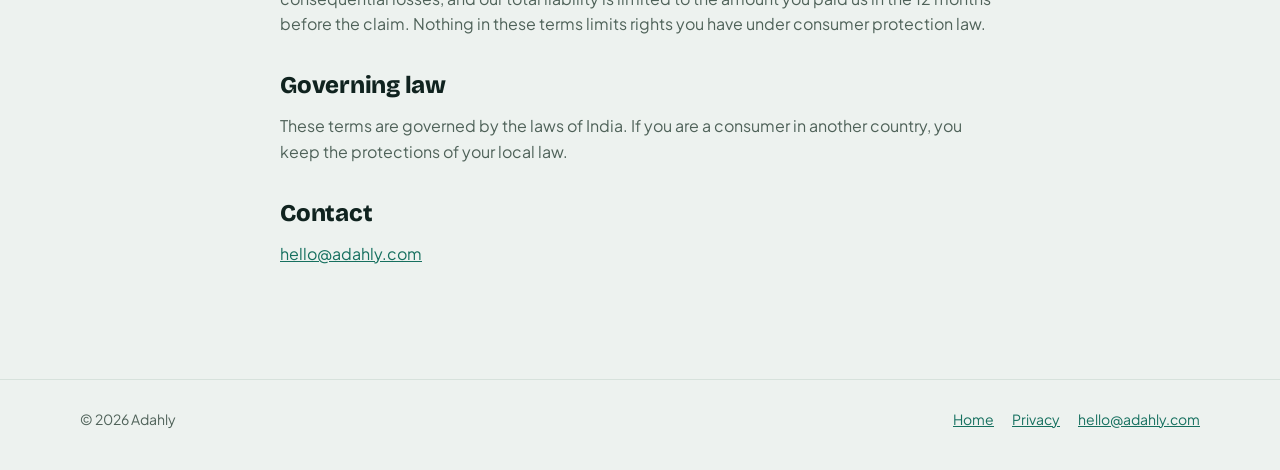
<file: terms.html>
<!doctype html>
<html lang="en">
<head>
  <meta charset="utf-8">
  <meta http-equiv="Content-Security-Policy" content="default-src 'self'; img-src 'self' data:; style-src 'self' 'unsafe-inline'; font-src 'self'; script-src 'none'; object-src 'none'; base-uri 'self'; form-action 'none'">
  <meta name="viewport" content="width=device-width, initial-scale=1, viewport-fit=cover">
  <title>Terms of use · Adahly</title>
  <meta name="description" content="Terms of use for the Adahly app and optional support purchases.">
  <meta name="theme-color" content="#0D4A3F">
  <meta property="og:site_name" content="Adahly">
  <meta property="og:title" content="Terms of use · Adahly">
  <meta property="og:description" content="Terms of use for the Adahly app and optional support purchases.">
  <meta property="og:url" content="https://adahly.com/terms.html">
  <meta property="og:type" content="website">
  <meta property="og:image" content="https://adahly.com/og.jpg">
  <meta property="og:image:type" content="image/jpeg">
  <meta property="og:image:width" content="1200">
  <meta property="og:image:height" content="630">
  <meta property="og:image:alt" content="The Adahly lantern under an arch: prayer times, Quran and gentle streaks. Free, no ads, private.">
  <meta name="twitter:card" content="summary_large_image">
  <meta name="twitter:title" content="Terms of use · Adahly">
  <meta name="twitter:description" content="Terms of use for the Adahly app and optional support purchases.">
  <meta name="twitter:image" content="https://adahly.com/og.jpg">
  <link rel="canonical" href="https://adahly.com/terms.html">
  <link rel="icon" href="favicon.svg" type="image/svg+xml">
  <link rel="stylesheet" href="styles.css">
</head>
<body>
<header class="hero doc-header">
  <div class="wrap">
    <nav class="nav" aria-label="Main">
      <a class="brand" href="/">
        <svg width="34" height="34" viewBox="0 0 64 64" aria-hidden="true"><path d="M26 11a6 6 0 0 1 12 0" fill="none" stroke="#F4B43C" stroke-width="3.5" stroke-linecap="round"/><path d="M20 18 25 11h14l5 7z" fill="#F4B43C"/><rect x="17" y="18" width="30" height="32" rx="9" fill="none" stroke="#F4B43C" stroke-width="3.5"/><path d="M32 25c4 4.5 5.5 8 5.5 10.5a5.5 5.5 0 0 1-11 0c0-2.5 1.5-6 5.5-10.5z" fill="#F4B43C"/><path d="M21 50h22l-3 6H24z" fill="#F4B43C"/></svg>
        Adahly
      </a>
      <div class="nav-links"><a href="/">Home</a><a href="privacy.html">Privacy</a></div>
    </nav>
  </div>
</header>

<main class="doc">
  <h1>Terms of use</h1>
  <p class="updated">Last updated: 13 November 2026</p>

  <p>These terms apply to the Adahly app and adahly.com, provided by <strong>Adahly</strong>, India (“we”). By using Adahly you agree to them.</p>

  <h2>The app</h2>
  <p>Adahly’s core features are free: prayer times, alerts, qibla, the Quran in Arabic, tracking, streaks and two widgets. You can use them without an account.</p>

  <h2>Prayer times and qibla</h2>
  <p>Prayer times are calculated from your location and the method you choose, and the qibla direction comes from your phone’s compass. They are approximate. Please follow your local mosque or scholars where they differ, and check the qibla against a known direction when you can. We are not responsible for a prayer missed or offered at the wrong time because of a calculation, alert or device problem.</p>

  <h2>The Quran text</h2>
  <p>The Quran text is the Tanzil Project’s Uthmani text, used under the Creative Commons Attribution 3.0 licence and shown without changes. Adahly includes no translations or interpretations.</p>

  <h2>Supporting Adahly</h2>
  <ul>
    <li>Every feature of Adahly is free. Supporting it is optional and <strong>unlocks nothing</strong>: it is a contribution to the app’s work, not a purchase of features.</li>
    <li>Support is sold through <strong>Google Play</strong>, as a monthly or yearly subscription or a one-time payment. Subscriptions <strong>renew automatically</strong> until you cancel.</li>
    <li>Cancel any time in Google Play (Payments &amp; subscriptions → Subscriptions).</li>
    <li>Refunds follow Google Play’s refund policy.</li>
    <li>Prices are shown in Google Play in your local currency before you pay. We may change prices; changes apply from your next renewal and Google Play will tell you first.</li>
  </ul>

  <h2>Your account</h2>
  <p>Signing in is optional. Keep your Google account secure; you are responsible for activity under it. You can delete your account from the Me screen at any time. See the <a href="privacy.html">privacy policy</a> for what we store.</p>

  <h2>Acceptable use</h2>
  <p>Don’t misuse Adahly: no reverse engineering to harm the service, no attempts to access other people’s data, and no harassment of other members through family circles or reminders. We may suspend accounts that do.</p>

  <h2>Availability and changes</h2>
  <p>We work to keep Adahly reliable but can’t promise it will always be available or free of errors. We may change or remove features. If we stop offering a paid feature you subscribed to, we’ll tell you in advance.</p>

  <h2>Liability</h2>
  <p>Adahly is provided “as is”. To the extent the law allows, we are not liable for indirect or consequential losses, and our total liability is limited to the amount you paid us in the 12 months before the claim. Nothing in these terms limits rights you have under consumer protection law.</p>

  <h2>Governing law</h2>
  <p>These terms are governed by the laws of India. If you are a consumer in another country, you keep the protections of your local law.</p>

  <h2>Contact</h2>
  <p><a href="mailto:hello@adahly.com">hello@adahly.com</a></p>
</main>

<footer>
  <div class="wrap">
    <span>© 2026 Adahly</span>
    <nav aria-label="Legal"><a href="/">Home</a><a href="privacy.html">Privacy</a><a href="mailto:hello@adahly.com">hello@adahly.com</a></nav>
  </div>
</footer>
</body>
</html>
</file>
<file: styles.css>
/* Adahly website: Lantern theme (Requirements.md §9). No trackers, no
   cookies, fonts served from this site. */

@font-face {
  font-family: "Bricolage Grotesque";
  src: url("fonts/BricolageGrotesque.ttf") format("truetype");
  font-weight: 200 800;
  font-display: swap;
}
@font-face {
  font-family: "Plus Jakarta Sans";
  src: url("fonts/PlusJakartaSans.ttf") format("truetype");
  font-weight: 200 800;
  font-display: swap;
}

:root {
  --ground: #edf2ef;
  --card: #ffffff;
  --emerald: #0d4a3f;
  --emerald-accent: #16705f;
  --on-emerald: #f3fbf7;
  --on-emerald-muted: #bfe3d6;
  --saffron: #f4b43c;
  --on-saffron: #2a1e05;
  --ink: #10231f;
  --ink-muted: #4f6259;
  --line: #d7e2dc;
  --prayed: #1f9d6b;
  --freeze: #2d6e9e;
  --excused: #6e5fa6;
  --band: #10231f;
  --on-band: #f3fbf7;
  --on-band-muted: #a9c3ba;
  --display: "Bricolage Grotesque", "Segoe UI", system-ui, sans-serif;
  --body: "Plus Jakarta Sans", "Segoe UI", system-ui, sans-serif;
  color-scheme: light dark;
}
@media (prefers-color-scheme: dark) {
  :root {
    --ground: #0b1513;
    --card: #13201d;
    --emerald: #0f5a4b;
    --emerald-accent: #5cc9a7;
    --ink: #e9f1ee;
    --ink-muted: #9db1aa;
    --line: #22332f;
    --band: #060d0b;
  }
}

* { box-sizing: border-box; }
html { -webkit-text-size-adjust: 100%; }
body {
  margin: 0;
  background: var(--ground);
  color: var(--ink);
  font-family: var(--body);
  font-size: 16px;
  line-height: 1.6;
}
img, svg { max-width: 100%; }
a { color: var(--emerald-accent); }
a:focus-visible, button:focus-visible { outline: 3px solid var(--saffron); outline-offset: 3px; border-radius: 6px; }

.wrap {
  max-width: 1160px;
  margin: 0 auto;
  padding-left: max(20px, env(safe-area-inset-left));
  padding-right: max(20px, env(safe-area-inset-right));
}

h1, h2, h3 {
  font-family: var(--display);
  font-weight: 800;
  letter-spacing: -0.03em;
  line-height: 1.02;
  margin: 0;
  text-wrap: balance;
}
h2 { font-size: clamp(32px, 4.2vw, 52px); }
h3 { font-size: 22px; letter-spacing: -0.01em; }
.eyebrow {
  font-size: 13px;
  font-weight: 800;
  letter-spacing: 0.1em;
  text-transform: uppercase;
  color: var(--emerald-accent);
  margin: 0 0 12px;
}
.lead { font-size: 18px; color: var(--ink-muted); max-width: 34em; margin: 16px 0 0; }

/* Header + hero (emerald band) */
.hero { background: var(--emerald); color: var(--on-emerald); position: relative; overflow: hidden; }
.hero::after {
  content: "";
  position: absolute;
  right: -160px;
  top: -40px;
  width: 640px;
  height: 760px;
  border: 2px solid rgba(255, 255, 255, 0.08);
  border-bottom: 0;
  border-radius: 320px 320px 0 0;
  pointer-events: none;
}
.nav { display: flex; flex-wrap: wrap; align-items: center; justify-content: space-between; gap: 12px 24px; padding-block: 22px; position: relative; z-index: 1; }
.brand { display: flex; align-items: center; gap: 10px; color: var(--on-emerald); text-decoration: none; font-family: var(--display); font-size: 24px; font-weight: 800; letter-spacing: -0.02em; }
.nav-links { display: flex; flex-wrap: wrap; gap: 6px 22px; align-items: center; font-weight: 600; font-size: 15px; }
.nav-links a { color: #cdebe0; text-decoration: none; }
.nav-links a:hover { color: #fff; }
.pill { background: var(--saffron); color: var(--on-saffron) !important; padding: 9px 16px; border-radius: 999px; font-weight: 800; }

.hero-grid { display: flex; flex-wrap: wrap; gap: 48px; align-items: flex-end; padding-top: 48px; position: relative; z-index: 1; }
.hero-copy { flex: 1 1 440px; min-width: 0; padding-bottom: 72px; }
.hero-copy h1 { font-size: clamp(42px, 6vw, 76px); line-height: 0.98; }
.hero-copy .lead { color: #cdebe0; }
.badge { display: inline-block; font-size: 13px; font-weight: 800; letter-spacing: 0.06em; color: var(--saffron); background: rgba(244, 180, 60, 0.14); padding: 8px 14px; border-radius: 999px; margin-bottom: 20px; }
.ctas { display: flex; flex-wrap: wrap; gap: 12px; margin-top: 26px; }
.btn { display: inline-flex; align-items: center; gap: 10px; min-height: 52px; padding: 10px 20px; border-radius: 16px; font-weight: 800; text-decoration: none; }
.btn-light { background: var(--on-emerald); color: #0d4a3f; }
.btn-ghost { border: 1px solid rgba(255, 255, 255, 0.25); color: #cdebe0; }
.promises { display: flex; flex-wrap: wrap; gap: 8px 22px; margin: 22px 0 0; padding: 0; list-style: none; font-weight: 700; font-size: 14px; }
.promises li::before { content: "✓"; color: var(--saffron); margin-right: 8px; }

.phone-col { flex: 0 1 480px; min-width: 0; display: flex; flex-wrap: wrap; justify-content: center; align-items: flex-end; gap: 16px; }
.phone { width: 300px; max-width: 100%; background: #0a2520; border-radius: 46px 46px 0 0; padding: 12px 12px 0; box-shadow: 0 40px 80px rgba(0, 0, 0, 0.35); }
.screen { background: #edf2ef; color: #10231f; border-radius: 36px 36px 0 0; padding: 22px 16px 18px; display: grid; gap: 12px; }
.screen small { display: block; font-size: 11px; font-weight: 600; color: #56695f; }
.screen .city { font-family: var(--display); font-size: 20px; font-weight: 800; }
.next { background: #0d4a3f; color: #f3fbf7; border-radius: 22px; padding: 14px 16px; }
.next .label { font-size: 11px; color: #bfe3d6; font-weight: 600; }
.next .name { font-family: var(--display); font-size: 30px; font-weight: 800; letter-spacing: -0.03em; }
.next .name span { font-size: 17px; color: #bfe3d6; font-weight: 600; }
.next .count { font-family: var(--display); font-size: 22px; font-weight: 700; font-variant-numeric: tabular-nums; }
.list { background: #fff; border-radius: 20px; padding: 6px; margin: 0; list-style: none; }
.list li { display: flex; align-items: center; gap: 10px; padding: 8px; border-radius: 12px; font-size: 14px; font-weight: 700; }
.list li.now { background: #fff6e0; }
.list li .t { margin-left: auto; font-family: var(--display); }
.list li.later { color: #56695f; }
.dot { width: 22px; height: 22px; border-radius: 50%; border: 2px dashed #b7c6bf; flex: none; }
.dot.done { background: #1f9d6b; border: 2px solid #1f9d6b; }
.dot.now { border: 2px solid #f4b43c; }
.streak-tile { position: relative; flex: none; margin-bottom: 48px; width: 150px; height: 150px; border-radius: 28px; background: var(--saffron); color: var(--on-saffron); padding: 16px; box-shadow: 0 24px 48px rgba(0, 0, 0, 0.3); }
.streak-tile b { display: block; font-family: var(--display); font-size: 46px; line-height: 1; letter-spacing: -0.04em; }
.streak-tile span { font-size: 12px; font-weight: 700; }
.streak-tile svg { position: absolute; right: 6px; bottom: 4px; }

/* The name */
.name-card { display: flex; flex-wrap: wrap; align-items: center; gap: 12px 48px; background: var(--card); border-radius: 32px; padding: 32px; }
.name-card > div { flex: 1 1 420px; min-width: 0; }
.name-card .lead strong { color: var(--ink); }
.arabic { flex: 0 1 auto; margin: 0; font-family: "Amiri", "Noto Naskh Arabic", "Scheherazade New", "Times New Roman", serif; font-size: clamp(56px, 9vw, 96px); line-height: 1.2; color: var(--emerald-accent); }

/* Sections */
section { padding-block: 88px 24px; }
.features { display: grid; grid-template-columns: repeat(auto-fit, minmax(240px, 1fr)); gap: 20px; margin-top: 36px; }
.feature { background: var(--card); border-radius: 28px; padding: 28px; }
.feature .icon { width: 52px; height: 52px; border-radius: 16px; background: color-mix(in srgb, var(--prayed) 14%, var(--card)); color: var(--emerald-accent); display: grid; place-items: center; margin-bottom: 14px; }
.feature p { margin: 10px 0 0; color: var(--ink-muted); font-size: 15px; }

.split { display: flex; flex-wrap: wrap; gap: 48px; align-items: center; }
.split > * { flex: 1 1 420px; min-width: 0; }
.points { list-style: none; padding: 0; margin: 22px 0 0; display: grid; gap: 14px; }
.points li { display: flex; gap: 14px; color: var(--ink-muted); font-size: 15px; }
.points b { color: var(--ink); }
.chip { width: 34px; height: 34px; border-radius: 11px; flex: none; display: grid; place-items: center; font-size: 16px; }
.panel { background: var(--card); border-radius: 32px; padding: 28px; }
.week { display: grid; grid-template-columns: repeat(7, minmax(0, 1fr)); gap: 8px; margin-top: 20px; }
.day { border-radius: 16px; border: 1px solid var(--line); padding: 12px 0 10px; text-align: center; font-size: 12px; font-weight: 700; }
.day i { display: block; width: 22px; height: 22px; border-radius: 50%; margin: 0 auto 8px; }
.legend { display: flex; flex-wrap: wrap; gap: 8px 16px; margin-top: 14px; font-size: 13px; color: var(--ink-muted); }
.legend span::before { content: ""; display: inline-block; width: 10px; height: 10px; border-radius: 3px; margin-right: 6px; background: var(--c); }

.band { background: var(--band); color: var(--on-band); margin-top: 88px; }
.band .wrap { padding-block: 88px; }
.band h2 { font-size: clamp(40px, 5.4vw, 72px); max-width: 13em; }
.band h2 em { font-style: normal; color: var(--saffron); }
.band-grid { display: grid; grid-template-columns: repeat(auto-fit, minmax(240px, 1fr)); gap: 28px; margin-top: 40px; }
.band-grid div { border-top: 1px solid rgba(255, 255, 255, 0.18); padding-top: 18px; }
.band-grid b { display: block; font-family: var(--display); font-size: 20px; }
.band-grid p { margin: 8px 0 0; color: var(--on-band-muted); font-size: 15px; }

.prices { display: grid; grid-template-columns: repeat(auto-fit, minmax(260px, 1fr)); gap: 20px; margin-top: 36px; }
.price { background: var(--card); border-radius: 28px; padding: 28px; position: relative; }
.price.featured { background: var(--emerald); color: var(--on-emerald); }
.price .amount { font-family: var(--display); font-size: 42px; font-weight: 800; letter-spacing: -0.03em; margin: 12px 0 14px; line-height: 1.1; display: flex; flex-wrap: wrap; align-items: baseline; gap: 4px 8px; }
.price .amount small { font-size: 15px; font-weight: 600; letter-spacing: 0; opacity: 0.8; display: inline-block; line-height: 1.35; }
.price ul { list-style: none; margin: 0; padding: 0; display: grid; gap: 8px; font-size: 15px; color: var(--ink-muted); }
.price.featured ul { color: #cdebe0; }
.tag { position: absolute; top: 22px; right: 22px; font-size: 12px; font-weight: 800; padding: 5px 10px; border-radius: 999px; background: var(--saffron); color: var(--on-saffron); }
.fine { font-size: 14px; color: var(--ink-muted); max-width: 60em; margin-top: 20px; }

.faq { display: grid; gap: 4px; margin-top: 24px; }
.faq details { border-top: 1px solid var(--line); padding: 16px 0; }
.faq summary { font-weight: 700; font-size: 17px; cursor: pointer; }
.faq p { color: var(--ink-muted); margin: 8px 0 0; }

footer { border-top: 1px solid var(--line); margin-top: 72px; }
footer .wrap { display: flex; flex-wrap: wrap; justify-content: space-between; gap: 12px 24px; padding-block: 28px 40px; font-size: 14px; color: var(--ink-muted); }
footer nav { display: flex; flex-wrap: wrap; gap: 8px 18px; }

/* Legal pages */
.doc-header { background: var(--emerald); }
.doc { max-width: 760px; margin: 0 auto; padding: 48px max(20px, env(safe-area-inset-right)) 24px max(20px, env(safe-area-inset-left)); }
.doc h1 { font-size: clamp(36px, 5vw, 52px); }
.doc h2 { font-size: 24px; letter-spacing: -0.01em; margin: 36px 0 8px; }
.doc p, .doc li { color: var(--ink-muted); }
.doc strong { color: var(--ink); }
.doc .updated { font-size: 14px; margin-top: 10px; }
.doc table { width: 100%; border-collapse: collapse; font-size: 15px; }
.doc .table-scroll { overflow-x: auto; }
.doc th, .doc td { text-align: left; padding: 10px 8px; border-bottom: 1px solid var(--line); vertical-align: top; }
.doc th { color: var(--ink); }

@media (max-width: 520px) {
  .streak-tile { display: none; }
  .panel { padding: 20px; }
  .week { gap: 4px; }
  .day { font-size: 11px; letter-spacing: -0.02em; }
}
@media (max-width: 360px) {
  .panel { padding: 16px; }
  .week { gap: 3px; }
  .day { font-size: 10px; }
}
@media (prefers-reduced-motion: reduce) {
  * { scroll-behavior: auto !important; }
}
</file>
